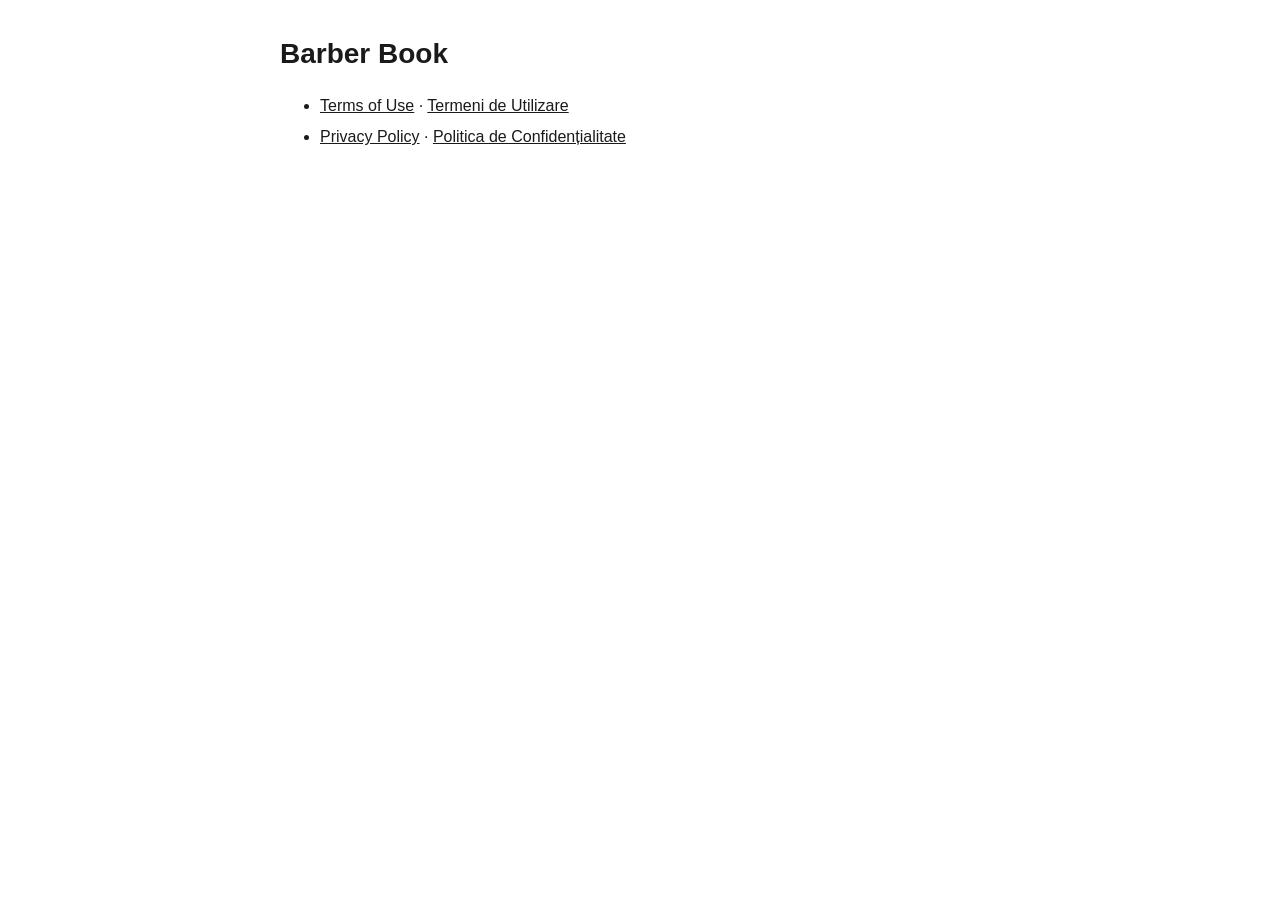
<file: index.html>
<!doctype html>
<html lang="en">
<head>
<meta charset="utf-8">
<meta name="viewport" content="width=device-width, initial-scale=1">
<title>Barber Book Legal</title>
<link rel="stylesheet" href="style.css">
</head>
<body>
<main>
<h1>Barber Book</h1>
<ul>
  <li><a href="terms.html">Terms of Use</a> · <a href="terms-ro.html">Termeni de Utilizare</a></li>
  <li><a href="privacy.html">Privacy Policy</a> · <a href="privacy-ro.html">Politica de Confidențialitate</a></li>
</ul>
</main>
</body>
</html>
</file>
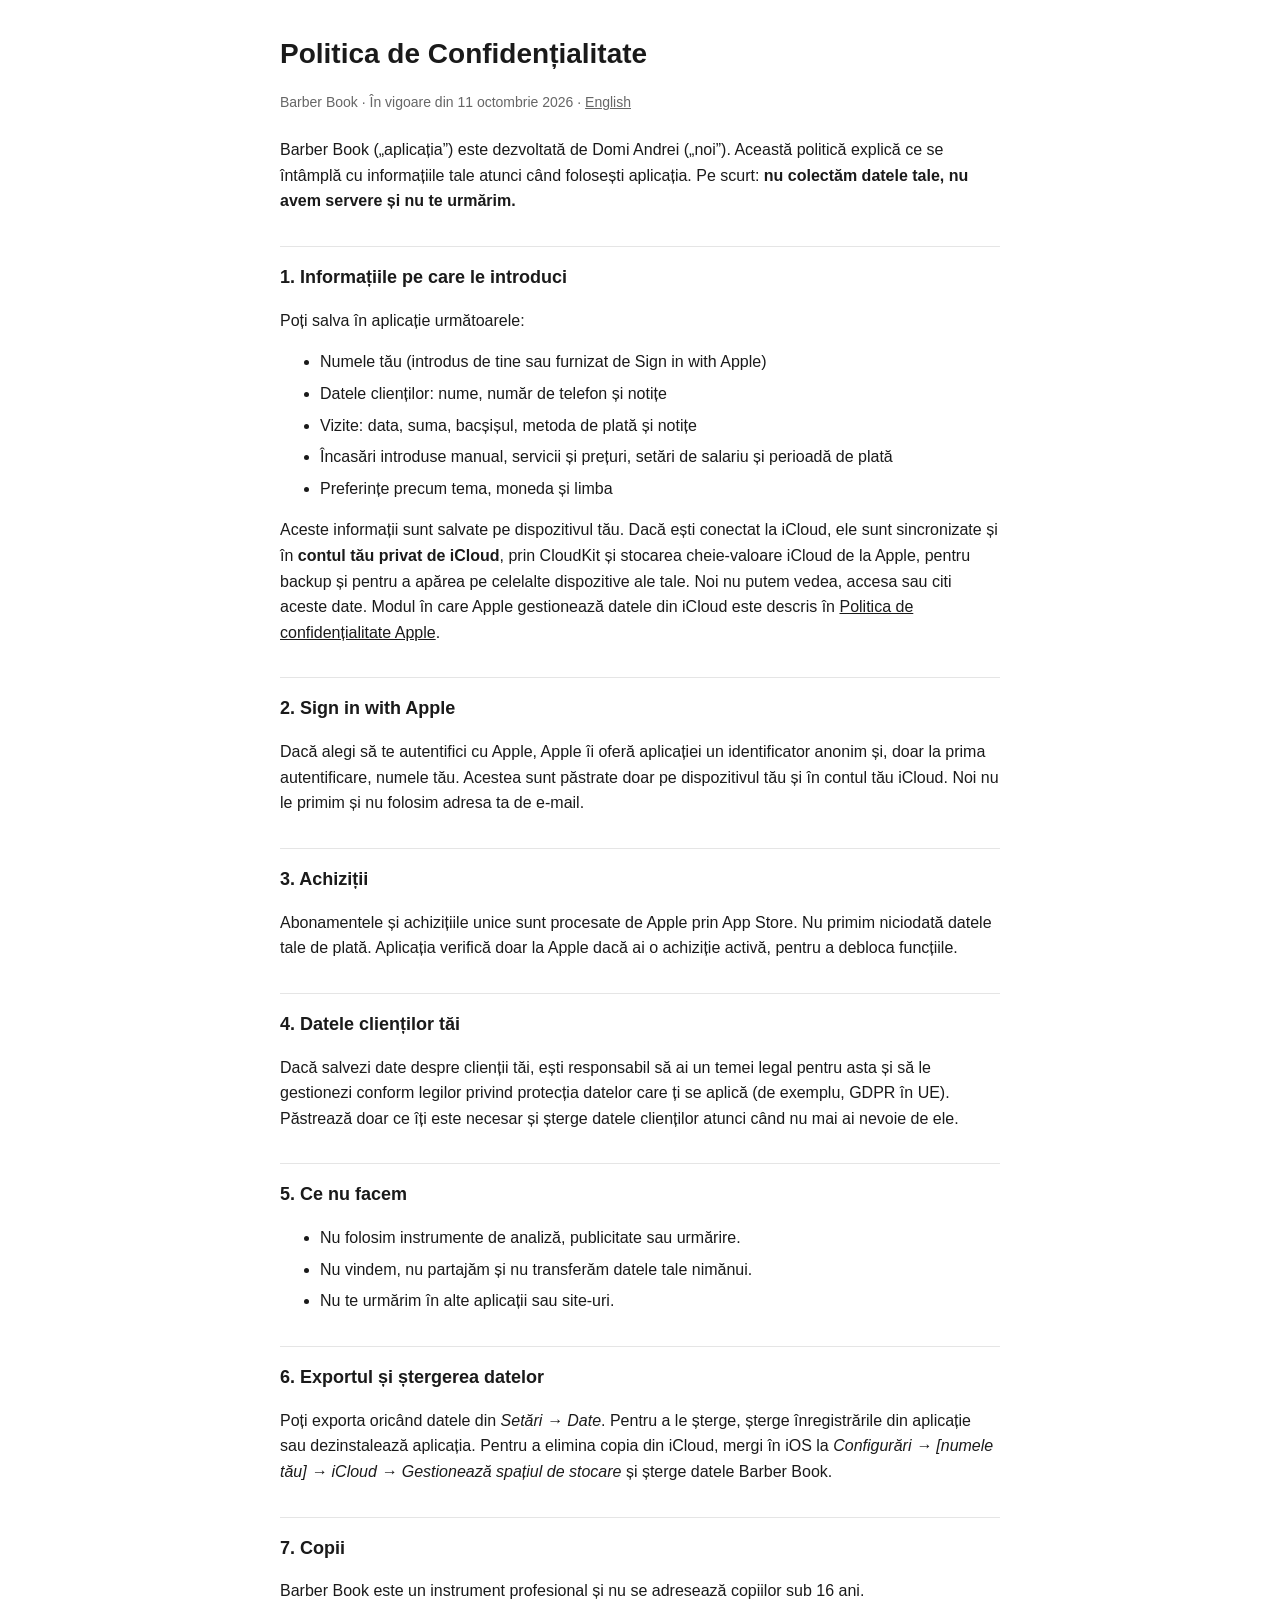
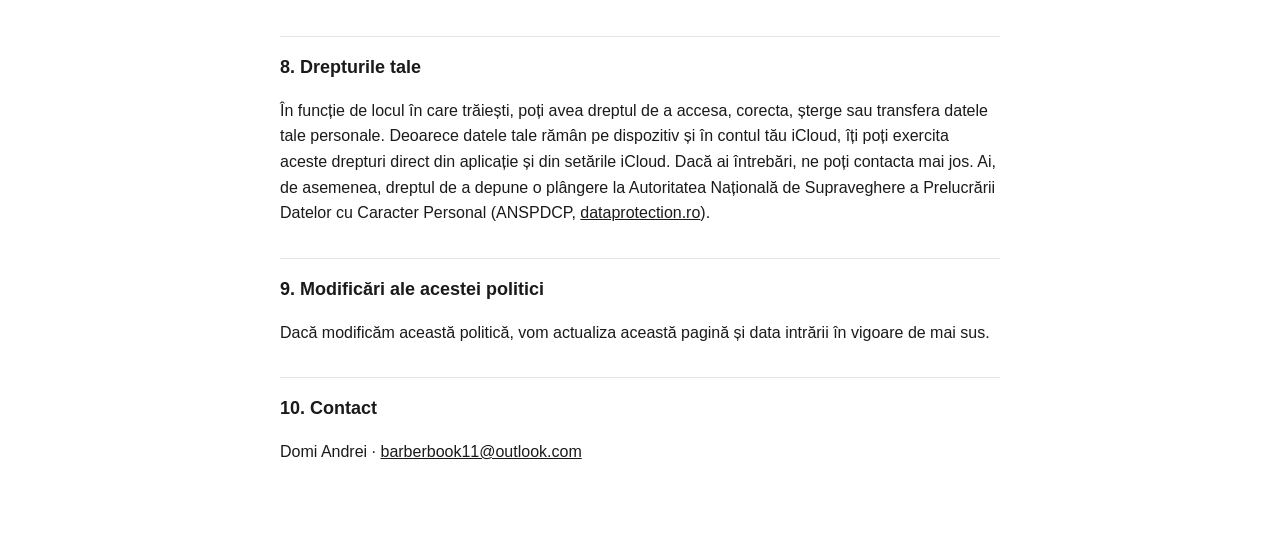
<file: privacy-ro.html>
<!doctype html>
<html lang="ro">
<head>
<meta charset="utf-8">
<meta name="viewport" content="width=device-width, initial-scale=1">
<title>Barber Book Politica de Confidențialitate</title>
<link rel="stylesheet" href="style.css">
</head>
<body>
<main>
<h1>Politica de Confidențialitate</h1>
<p class="meta">Barber Book · În vigoare din 11 octombrie 2026 · <a href="privacy.html">English</a></p>

<p>Barber Book („aplicația”) este dezvoltată de Domi Andrei („noi”). Această politică explică ce se întâmplă cu informațiile tale atunci când folosești aplicația. Pe scurt: <strong>nu colectăm datele tale, nu avem servere și nu te urmărim.</strong></p>

<h2>1. Informațiile pe care le introduci</h2>
<p>Poți salva în aplicație următoarele:</p>
<ul>
  <li>Numele tău (introdus de tine sau furnizat de Sign in with Apple)</li>
  <li>Datele clienților: nume, număr de telefon și notițe</li>
  <li>Vizite: data, suma, bacșișul, metoda de plată și notițe</li>
  <li>Încasări introduse manual, servicii și prețuri, setări de salariu și perioadă de plată</li>
  <li>Preferințe precum tema, moneda și limba</li>
</ul>
<p>Aceste informații sunt salvate pe dispozitivul tău. Dacă ești conectat la iCloud, ele sunt sincronizate și în <strong>contul tău privat de iCloud</strong>, prin CloudKit și stocarea cheie-valoare iCloud de la Apple, pentru backup și pentru a apărea pe celelalte dispozitive ale tale. Noi nu putem vedea, accesa sau citi aceste date. Modul în care Apple gestionează datele din iCloud este descris în <a href="https://www.apple.com/ro/legal/privacy/">Politica de confidențialitate Apple</a>.</p>

<h2>2. Sign in with Apple</h2>
<p>Dacă alegi să te autentifici cu Apple, Apple îi oferă aplicației un identificator anonim și, doar la prima autentificare, numele tău. Acestea sunt păstrate doar pe dispozitivul tău și în contul tău iCloud. Noi nu le primim și nu folosim adresa ta de e-mail.</p>

<h2>3. Achiziții</h2>
<p>Abonamentele și achizițiile unice sunt procesate de Apple prin App Store. Nu primim niciodată datele tale de plată. Aplicația verifică doar la Apple dacă ai o achiziție activă, pentru a debloca funcțiile.</p>

<h2>4. Datele clienților tăi</h2>
<p>Dacă salvezi date despre clienții tăi, ești responsabil să ai un temei legal pentru asta și să le gestionezi conform legilor privind protecția datelor care ți se aplică (de exemplu, GDPR în UE). Păstrează doar ce îți este necesar și șterge datele clienților atunci când nu mai ai nevoie de ele.</p>

<h2>5. Ce nu facem</h2>
<ul>
  <li>Nu folosim instrumente de analiză, publicitate sau urmărire.</li>
  <li>Nu vindem, nu partajăm și nu transferăm datele tale nimănui.</li>
  <li>Nu te urmărim în alte aplicații sau site-uri.</li>
</ul>

<h2>6. Exportul și ștergerea datelor</h2>
<p>Poți exporta oricând datele din <em>Setări → Date</em>. Pentru a le șterge, șterge înregistrările din aplicație sau dezinstalează aplicația. Pentru a elimina copia din iCloud, mergi în iOS la <em>Configurări → [numele tău] → iCloud → Gestionează spațiul de stocare</em> și șterge datele Barber Book.</p>

<h2>7. Copii</h2>
<p>Barber Book este un instrument profesional și nu se adresează copiilor sub 16 ani.</p>

<h2>8. Drepturile tale</h2>
<p>În funcție de locul în care trăiești, poți avea dreptul de a accesa, corecta, șterge sau transfera datele tale personale. Deoarece datele tale rămân pe dispozitiv și în contul tău iCloud, îți poți exercita aceste drepturi direct din aplicație și din setările iCloud. Dacă ai întrebări, ne poți contacta mai jos. Ai, de asemenea, dreptul de a depune o plângere la Autoritatea Națională de Supraveghere a Prelucrării Datelor cu Caracter Personal (ANSPDCP, <a href="https://www.dataprotection.ro">dataprotection.ro</a>).</p>

<h2>9. Modificări ale acestei politici</h2>
<p>Dacă modificăm această politică, vom actualiza această pagină și data intrării în vigoare de mai sus.</p>

<h2>10. Contact</h2>
<p>Domi Andrei · <a href="mailto:barberbook11@outlook.com">barberbook11@outlook.com</a></p>
</main>
</body>
</html>
</file>
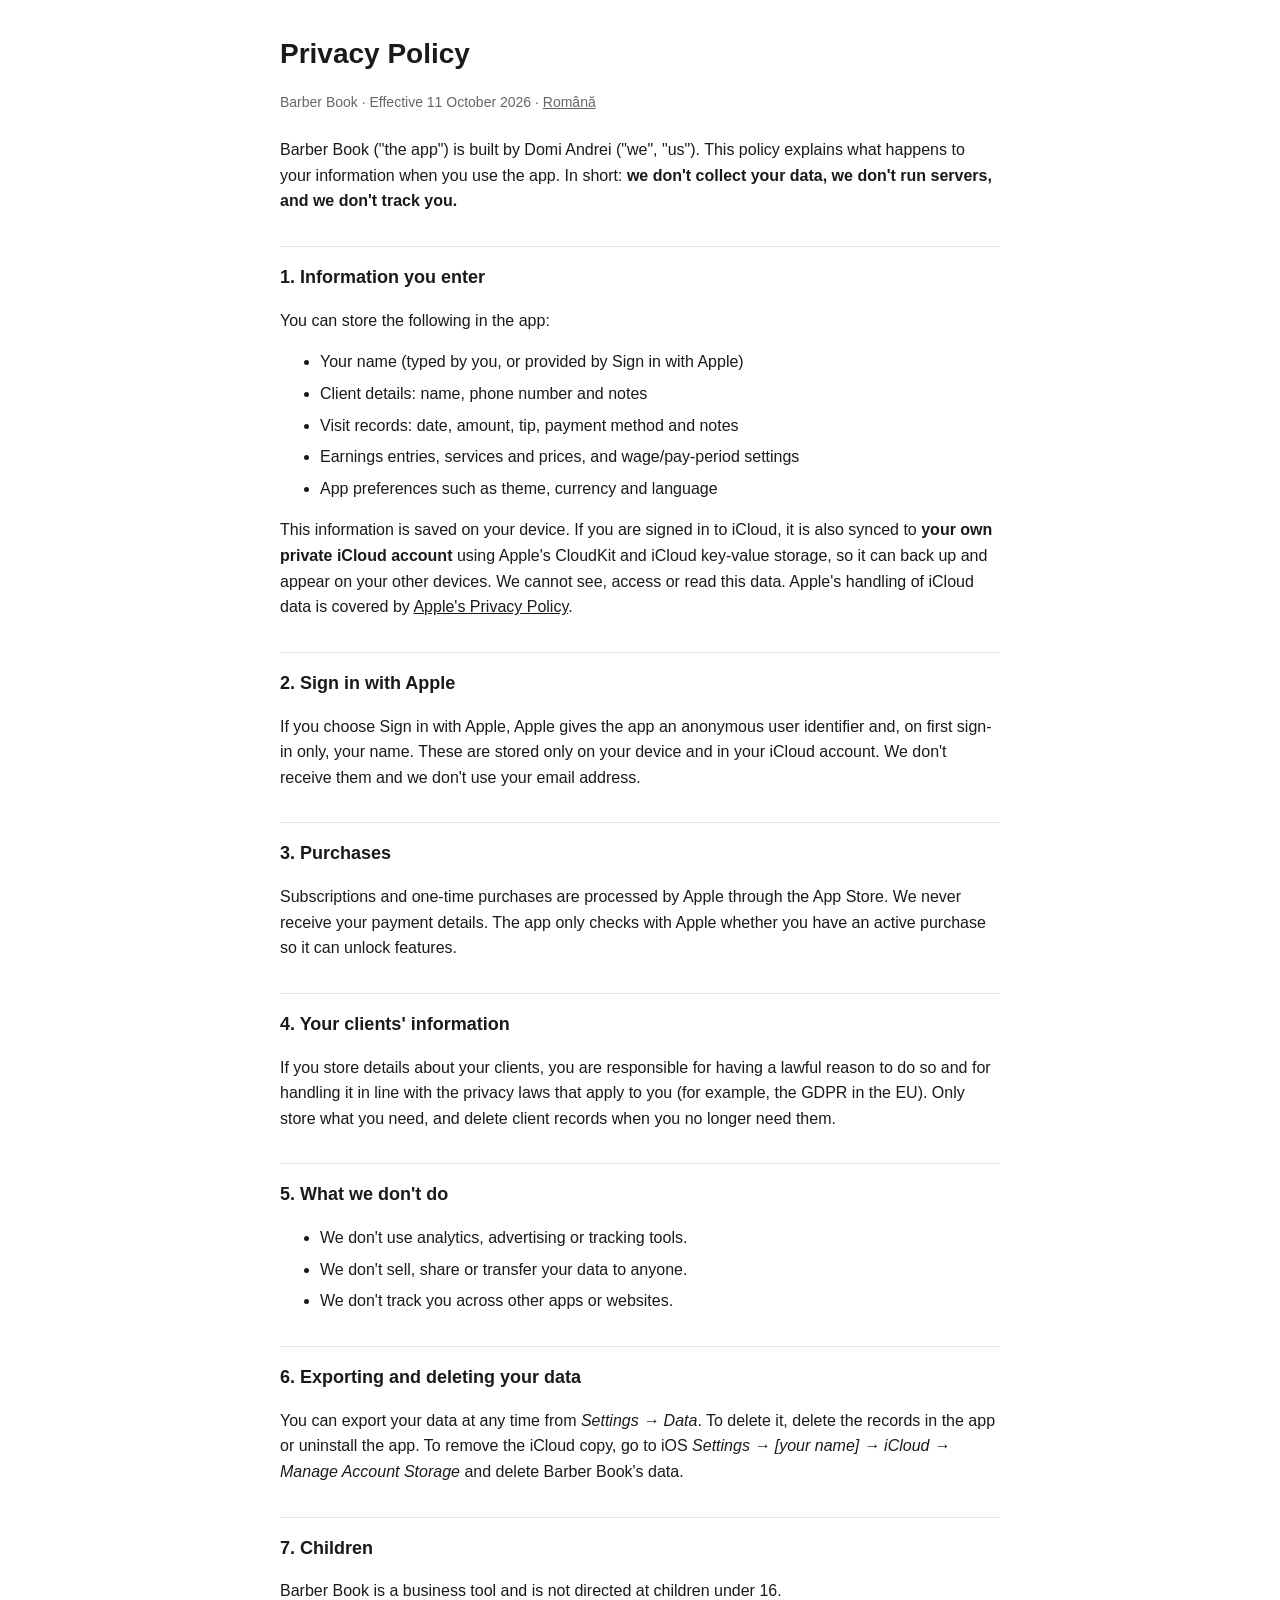
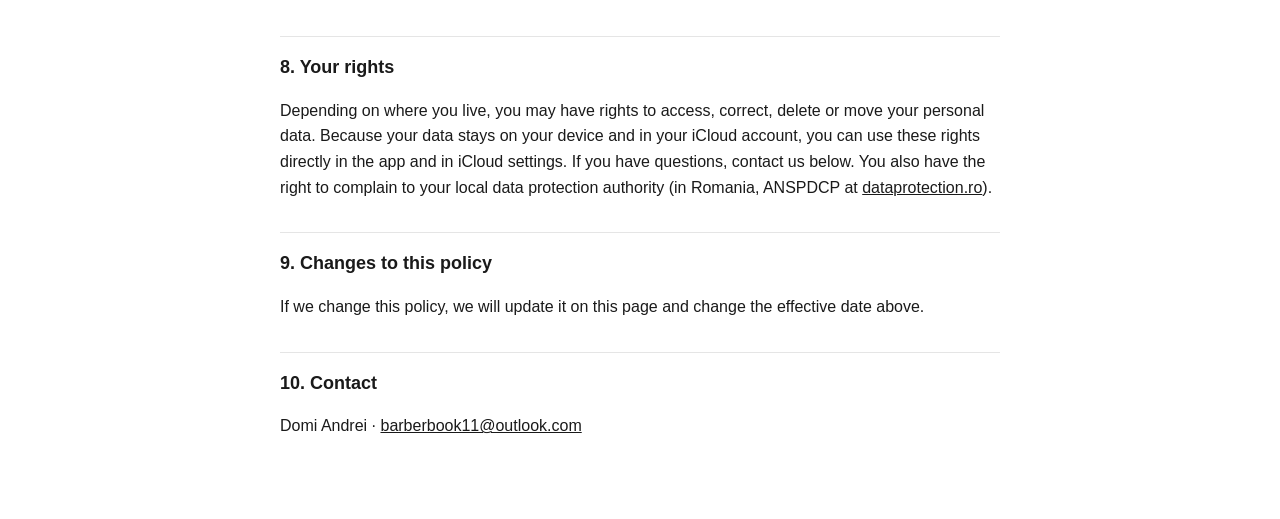
<file: privacy.html>
<!doctype html>
<html lang="en">
<head>
<meta charset="utf-8">
<meta name="viewport" content="width=device-width, initial-scale=1">
<title>Barber Book Privacy Policy</title>
<link rel="stylesheet" href="style.css">
</head>
<body>
<main>
<h1>Privacy Policy</h1>
<p class="meta">Barber Book · Effective 11 October 2026 · <a href="privacy-ro.html">Română</a></p>

<p>Barber Book ("the app") is built by Domi Andrei ("we", "us"). This policy explains what happens to your information when you use the app. In short: <strong>we don't collect your data, we don't run servers, and we don't track you.</strong></p>

<h2>1. Information you enter</h2>
<p>You can store the following in the app:</p>
<ul>
  <li>Your name (typed by you, or provided by Sign in with Apple)</li>
  <li>Client details: name, phone number and notes</li>
  <li>Visit records: date, amount, tip, payment method and notes</li>
  <li>Earnings entries, services and prices, and wage/pay-period settings</li>
  <li>App preferences such as theme, currency and language</li>
</ul>
<p>This information is saved on your device. If you are signed in to iCloud, it is also synced to <strong>your own private iCloud account</strong> using Apple's CloudKit and iCloud key-value storage, so it can back up and appear on your other devices. We cannot see, access or read this data. Apple's handling of iCloud data is covered by <a href="https://www.apple.com/legal/privacy/">Apple's Privacy Policy</a>.</p>

<h2>2. Sign in with Apple</h2>
<p>If you choose Sign in with Apple, Apple gives the app an anonymous user identifier and, on first sign-in only, your name. These are stored only on your device and in your iCloud account. We don't receive them and we don't use your email address.</p>

<h2>3. Purchases</h2>
<p>Subscriptions and one-time purchases are processed by Apple through the App Store. We never receive your payment details. The app only checks with Apple whether you have an active purchase so it can unlock features.</p>

<h2>4. Your clients' information</h2>
<p>If you store details about your clients, you are responsible for having a lawful reason to do so and for handling it in line with the privacy laws that apply to you (for example, the GDPR in the EU). Only store what you need, and delete client records when you no longer need them.</p>

<h2>5. What we don't do</h2>
<ul>
  <li>We don't use analytics, advertising or tracking tools.</li>
  <li>We don't sell, share or transfer your data to anyone.</li>
  <li>We don't track you across other apps or websites.</li>
</ul>

<h2>6. Exporting and deleting your data</h2>
<p>You can export your data at any time from <em>Settings → Data</em>. To delete it, delete the records in the app or uninstall the app. To remove the iCloud copy, go to iOS <em>Settings → [your name] → iCloud → Manage Account Storage</em> and delete Barber Book's data.</p>

<h2>7. Children</h2>
<p>Barber Book is a business tool and is not directed at children under 16.</p>

<h2>8. Your rights</h2>
<p>Depending on where you live, you may have rights to access, correct, delete or move your personal data. Because your data stays on your device and in your iCloud account, you can use these rights directly in the app and in iCloud settings. If you have questions, contact us below. You also have the right to complain to your local data protection authority (in Romania, ANSPDCP at <a href="https://www.dataprotection.ro">dataprotection.ro</a>).</p>

<h2>9. Changes to this policy</h2>
<p>If we change this policy, we will update it on this page and change the effective date above.</p>

<h2>10. Contact</h2>
<p>Domi Andrei · <a href="mailto:barberbook11@outlook.com">barberbook11@outlook.com</a></p>
</main>
</body>
</html>
</file>
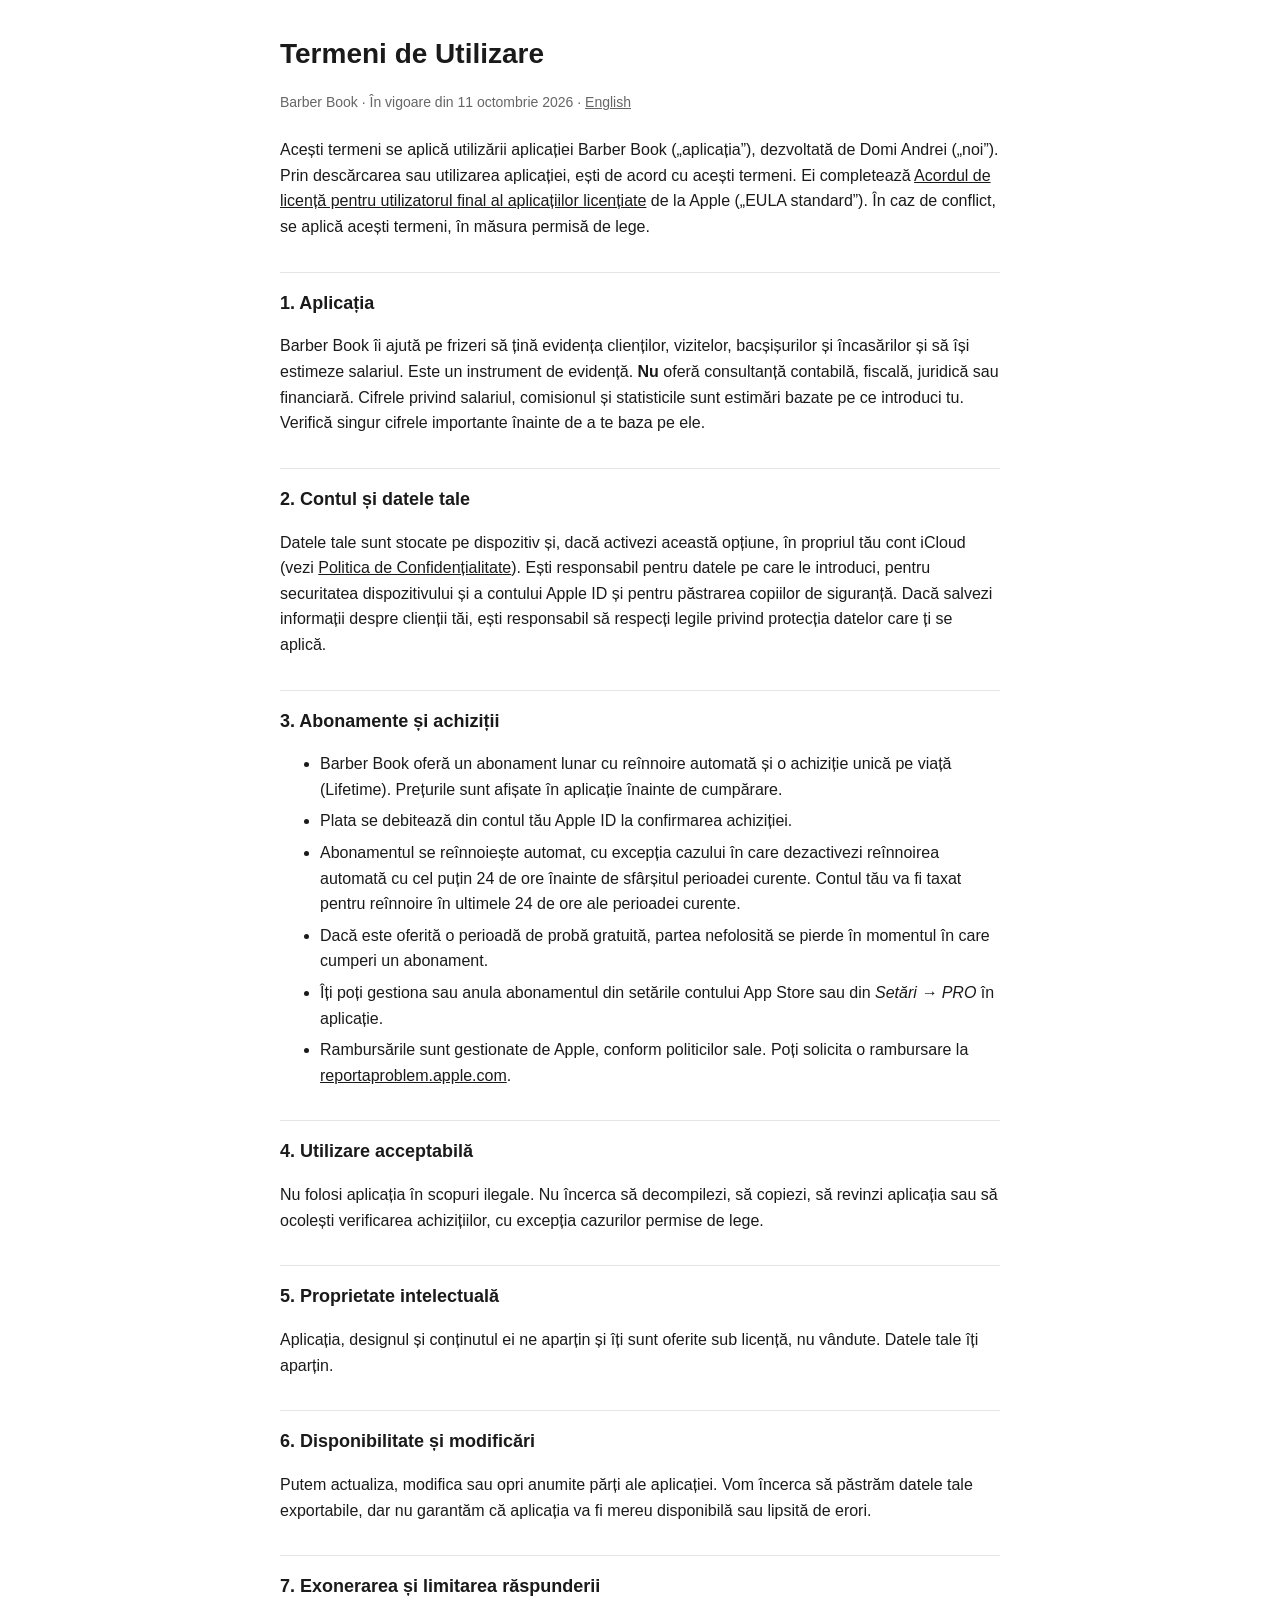
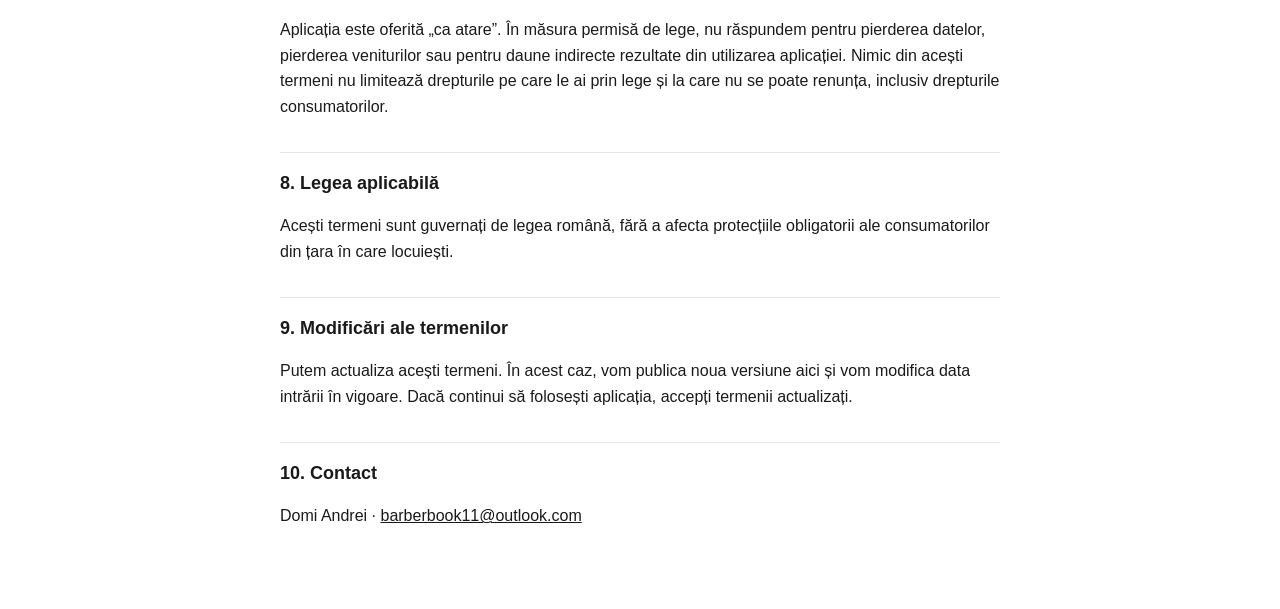
<file: terms-ro.html>
<!doctype html>
<html lang="ro">
<head>
<meta charset="utf-8">
<meta name="viewport" content="width=device-width, initial-scale=1">
<title>Barber Book Termeni de Utilizare</title>
<link rel="stylesheet" href="style.css">
</head>
<body>
<main>
<h1>Termeni de Utilizare</h1>
<p class="meta">Barber Book · În vigoare din 11 octombrie 2026 · <a href="terms.html">English</a></p>

<p>Acești termeni se aplică utilizării aplicației Barber Book („aplicația”), dezvoltată de Domi Andrei („noi”). Prin descărcarea sau utilizarea aplicației, ești de acord cu acești termeni. Ei completează <a href="https://www.apple.com/legal/internet-services/itunes/dev/stdeula/">Acordul de licență pentru utilizatorul final al aplicațiilor licențiate</a> de la Apple („EULA standard”). În caz de conflict, se aplică acești termeni, în măsura permisă de lege.</p>

<h2>1. Aplicația</h2>
<p>Barber Book îi ajută pe frizeri să țină evidența clienților, vizitelor, bacșișurilor și încasărilor și să își estimeze salariul. Este un instrument de evidență. <strong>Nu</strong> oferă consultanță contabilă, fiscală, juridică sau financiară. Cifrele privind salariul, comisionul și statisticile sunt estimări bazate pe ce introduci tu. Verifică singur cifrele importante înainte de a te baza pe ele.</p>

<h2>2. Contul și datele tale</h2>
<p>Datele tale sunt stocate pe dispozitiv și, dacă activezi această opțiune, în propriul tău cont iCloud (vezi <a href="privacy-ro.html">Politica de Confidențialitate</a>). Ești responsabil pentru datele pe care le introduci, pentru securitatea dispozitivului și a contului Apple ID și pentru păstrarea copiilor de siguranță. Dacă salvezi informații despre clienții tăi, ești responsabil să respecți legile privind protecția datelor care ți se aplică.</p>

<h2>3. Abonamente și achiziții</h2>
<ul>
  <li>Barber Book oferă un abonament lunar cu reînnoire automată și o achiziție unică pe viață (Lifetime). Prețurile sunt afișate în aplicație înainte de cumpărare.</li>
  <li>Plata se debitează din contul tău Apple ID la confirmarea achiziției.</li>
  <li>Abonamentul se reînnoiește automat, cu excepția cazului în care dezactivezi reînnoirea automată cu cel puțin 24 de ore înainte de sfârșitul perioadei curente. Contul tău va fi taxat pentru reînnoire în ultimele 24 de ore ale perioadei curente.</li>
  <li>Dacă este oferită o perioadă de probă gratuită, partea nefolosită se pierde în momentul în care cumperi un abonament.</li>
  <li>Îți poți gestiona sau anula abonamentul din setările contului App Store sau din <em>Setări → PRO</em> în aplicație.</li>
  <li>Rambursările sunt gestionate de Apple, conform politicilor sale. Poți solicita o rambursare la <a href="https://reportaproblem.apple.com">reportaproblem.apple.com</a>.</li>
</ul>

<h2>4. Utilizare acceptabilă</h2>
<p>Nu folosi aplicația în scopuri ilegale. Nu încerca să decompilezi, să copiezi, să revinzi aplicația sau să ocolești verificarea achizițiilor, cu excepția cazurilor permise de lege.</p>

<h2>5. Proprietate intelectuală</h2>
<p>Aplicația, designul și conținutul ei ne aparțin și îți sunt oferite sub licență, nu vândute. Datele tale îți aparțin.</p>

<h2>6. Disponibilitate și modificări</h2>
<p>Putem actualiza, modifica sau opri anumite părți ale aplicației. Vom încerca să păstrăm datele tale exportabile, dar nu garantăm că aplicația va fi mereu disponibilă sau lipsită de erori.</p>

<h2>7. Exonerarea și limitarea răspunderii</h2>
<p>Aplicația este oferită „ca atare”. În măsura permisă de lege, nu răspundem pentru pierderea datelor, pierderea veniturilor sau pentru daune indirecte rezultate din utilizarea aplicației. Nimic din acești termeni nu limitează drepturile pe care le ai prin lege și la care nu se poate renunța, inclusiv drepturile consumatorilor.</p>

<h2>8. Legea aplicabilă</h2>
<p>Acești termeni sunt guvernați de legea română, fără a afecta protecțiile obligatorii ale consumatorilor din țara în care locuiești.</p>

<h2>9. Modificări ale termenilor</h2>
<p>Putem actualiza acești termeni. În acest caz, vom publica noua versiune aici și vom modifica data intrării în vigoare. Dacă continui să folosești aplicația, accepți termenii actualizați.</p>

<h2>10. Contact</h2>
<p>Domi Andrei · <a href="mailto:barberbook11@outlook.com">barberbook11@outlook.com</a></p>
</main>
</body>
</html>
</file>
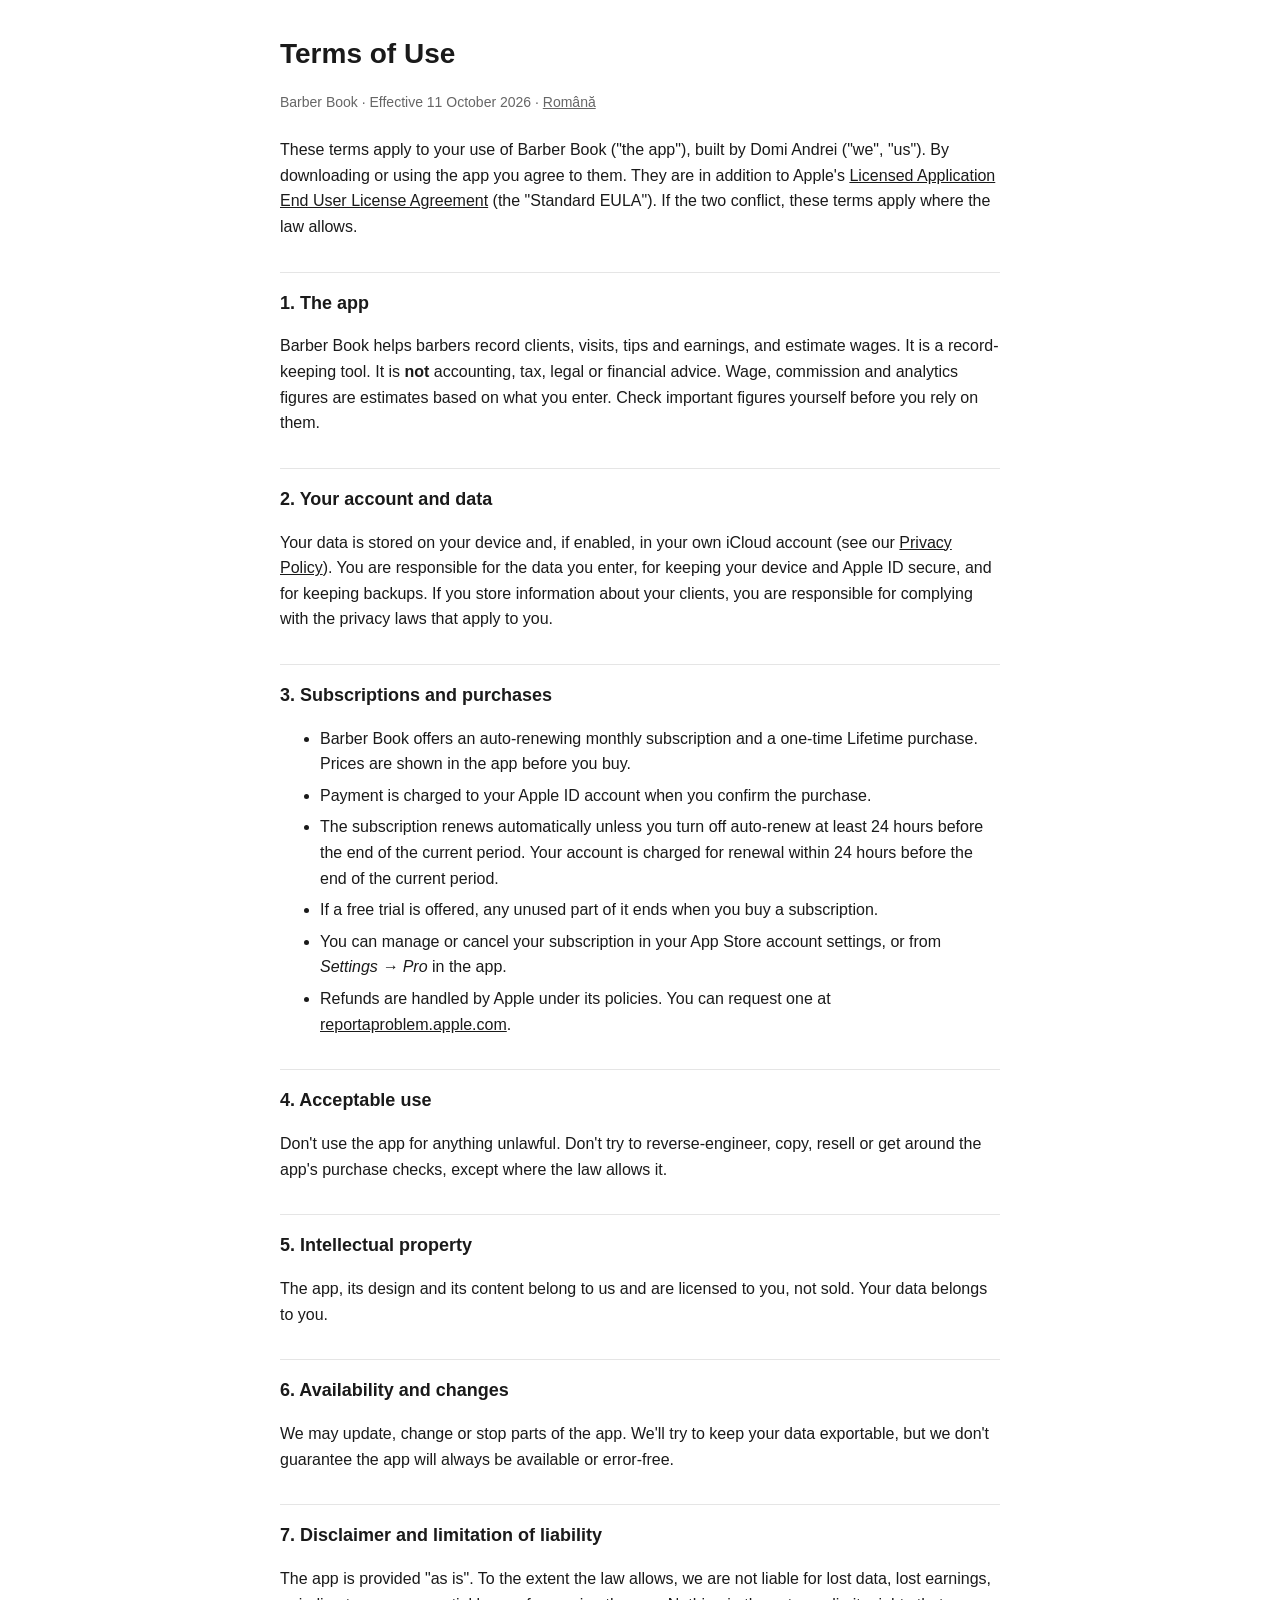
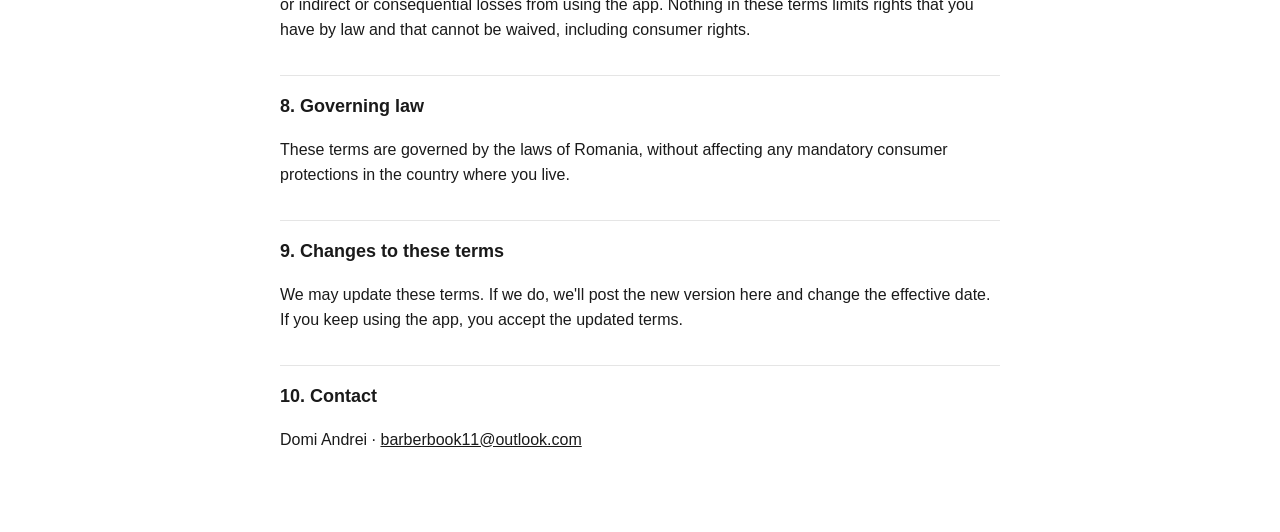
<file: terms.html>
<!doctype html>
<html lang="en">
<head>
<meta charset="utf-8">
<meta name="viewport" content="width=device-width, initial-scale=1">
<title>Barber Book Terms of Use</title>
<link rel="stylesheet" href="style.css">
</head>
<body>
<main>
<h1>Terms of Use</h1>
<p class="meta">Barber Book · Effective 11 October 2026 · <a href="terms-ro.html">Română</a></p>

<p>These terms apply to your use of Barber Book ("the app"), built by Domi Andrei ("we", "us"). By downloading or using the app you agree to them. They are in addition to Apple's <a href="https://www.apple.com/legal/internet-services/itunes/dev/stdeula/">Licensed Application End User License Agreement</a> (the "Standard EULA"). If the two conflict, these terms apply where the law allows.</p>

<h2>1. The app</h2>
<p>Barber Book helps barbers record clients, visits, tips and earnings, and estimate wages. It is a record-keeping tool. It is <strong>not</strong> accounting, tax, legal or financial advice. Wage, commission and analytics figures are estimates based on what you enter. Check important figures yourself before you rely on them.</p>

<h2>2. Your account and data</h2>
<p>Your data is stored on your device and, if enabled, in your own iCloud account (see our <a href="privacy.html">Privacy Policy</a>). You are responsible for the data you enter, for keeping your device and Apple ID secure, and for keeping backups. If you store information about your clients, you are responsible for complying with the privacy laws that apply to you.</p>

<h2>3. Subscriptions and purchases</h2>
<ul>
  <li>Barber Book offers an auto-renewing monthly subscription and a one-time Lifetime purchase. Prices are shown in the app before you buy.</li>
  <li>Payment is charged to your Apple ID account when you confirm the purchase.</li>
  <li>The subscription renews automatically unless you turn off auto-renew at least 24 hours before the end of the current period. Your account is charged for renewal within 24 hours before the end of the current period.</li>
  <li>If a free trial is offered, any unused part of it ends when you buy a subscription.</li>
  <li>You can manage or cancel your subscription in your App Store account settings, or from <em>Settings → Pro</em> in the app.</li>
  <li>Refunds are handled by Apple under its policies. You can request one at <a href="https://reportaproblem.apple.com">reportaproblem.apple.com</a>.</li>
</ul>

<h2>4. Acceptable use</h2>
<p>Don't use the app for anything unlawful. Don't try to reverse-engineer, copy, resell or get around the app's purchase checks, except where the law allows it.</p>

<h2>5. Intellectual property</h2>
<p>The app, its design and its content belong to us and are licensed to you, not sold. Your data belongs to you.</p>

<h2>6. Availability and changes</h2>
<p>We may update, change or stop parts of the app. We'll try to keep your data exportable, but we don't guarantee the app will always be available or error-free.</p>

<h2>7. Disclaimer and limitation of liability</h2>
<p>The app is provided "as is". To the extent the law allows, we are not liable for lost data, lost earnings, or indirect or consequential losses from using the app. Nothing in these terms limits rights that you have by law and that cannot be waived, including consumer rights.</p>

<h2>8. Governing law</h2>
<p>These terms are governed by the laws of Romania, without affecting any mandatory consumer protections in the country where you live.</p>

<h2>9. Changes to these terms</h2>
<p>We may update these terms. If we do, we'll post the new version here and change the effective date. If you keep using the app, you accept the updated terms.</p>

<h2>10. Contact</h2>
<p>Domi Andrei · <a href="mailto:barberbook11@outlook.com">barberbook11@outlook.com</a></p>
</main>
</body>
</html>
</file>
<file: style.css>
:root { --bg:#ffffff; --fg:#1a1a1a; --muted:#666; --rule:#e5e5e5; }
@media (prefers-color-scheme: dark) { :root { --bg:#111; --fg:#eee; --muted:#999; --rule:#2a2a2a; } }
body { background:var(--bg); color:var(--fg); font:16px/1.6 "Helvetica Neue", Helvetica, Arial, sans-serif; margin:0; padding:32px 16px 64px; }
main { max-width:720px; margin:0 auto; }
h1 { font-size:28px; margin:0 0 4px; }
h2 { font-size:18px; margin:32px 0 8px; padding-top:16px; border-top:1px solid var(--rule); }
.meta { color:var(--muted); font-size:14px; margin-bottom:24px; }
a { color:inherit; }
li { margin-bottom:6px; }
</file>
